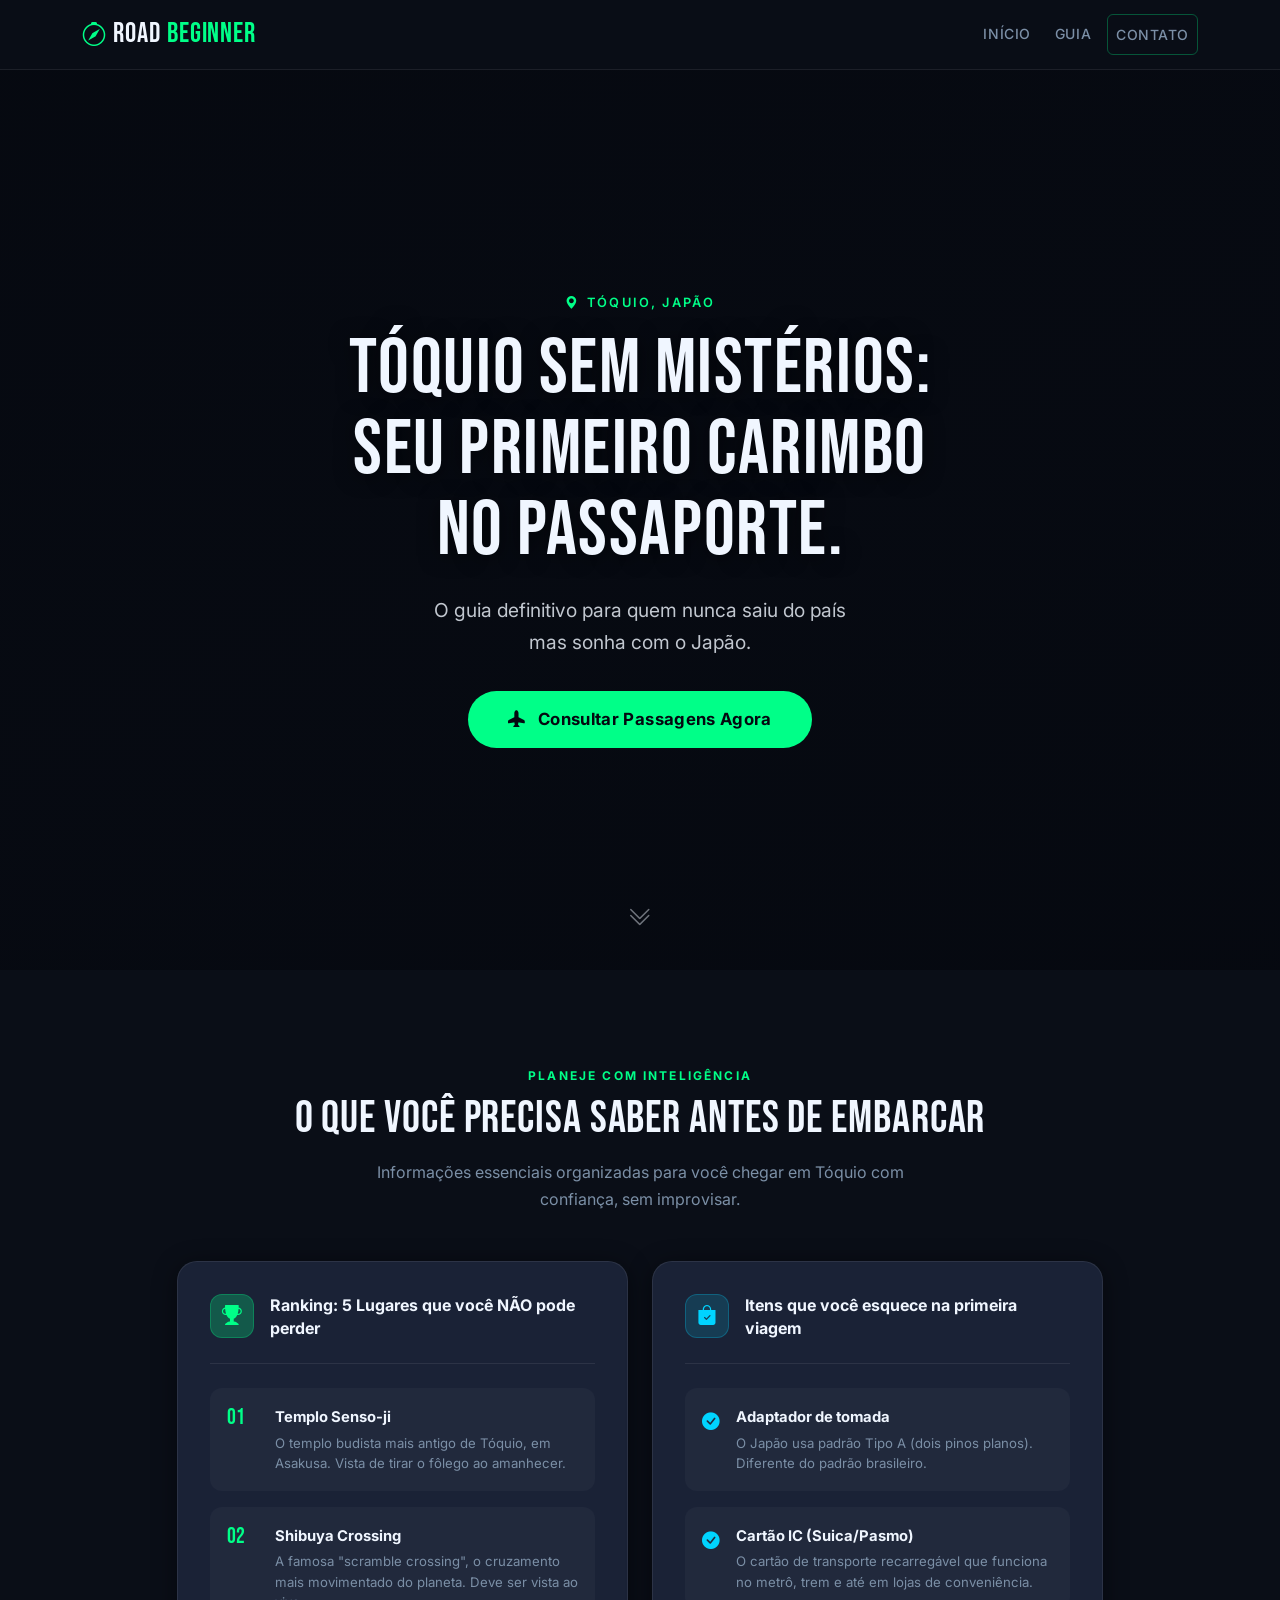
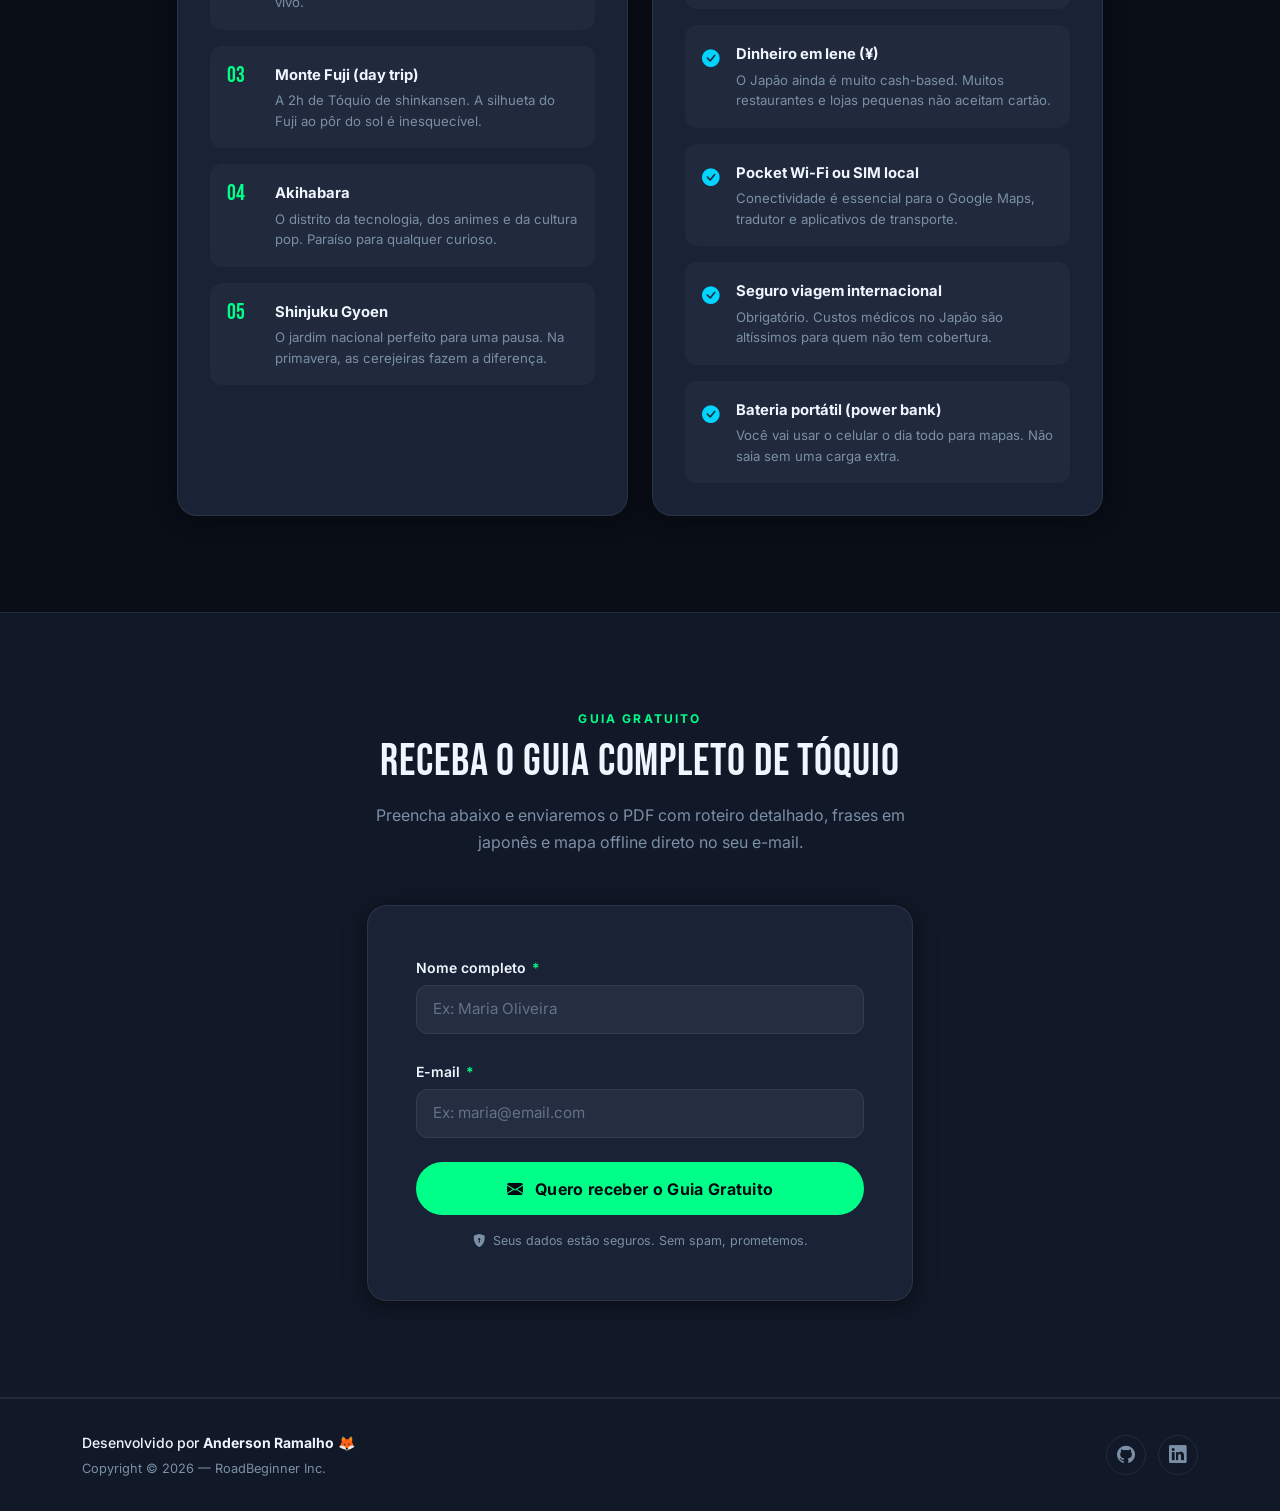
<file: index.html>
<!DOCTYPE html>
<html lang="pt-BR">
  <head>
    <meta charset="UTF-8" />
    <meta name="viewport" content="width=device-width, initial-scale=1.0" />
    <meta name="description" content="Guia definitivo de Tóquio para quem vai viajar pela primeira vez. Dicas, roteiro, checklist de bagagem e muito mais." />
    <title>RoadBeginner — Tóquio Sem Mistérios</title>

    <!-- Bootstrap 5 CSS -->
    <link
      rel="stylesheet"
      href="https://cdn.jsdelivr.net/npm/bootstrap@5.3.3/dist/css/bootstrap.min.css"
      integrity="sha384-QWTKZyjpPEjISv5WaRU9OFeRpok6YctnYmDr5pNlyT2bRjXh0JMhjY6hW+ALEwIH"
      crossorigin="anonymous"
    />

    <!-- Bootstrap Icons -->
    <link
      rel="stylesheet"
      href="https://cdn.jsdelivr.net/npm/bootstrap-icons@1.11.3/font/bootstrap-icons.min.css"
    />

    <!-- Google Fonts: Bebas Neue (display) + Inter (body) -->
    <link rel="preconnect" href="https://fonts.googleapis.com" />
    <link rel="preconnect" href="https://fonts.gstatic.com" crossorigin />
    <link
      href="https://fonts.googleapis.com/css2?family=Bebas+Neue&family=Inter:wght@400;500;600;700&display=swap"
      rel="stylesheet"
    />

    <!-- Custom CSS -->
    <link rel="stylesheet" href="css/style.css" />
  </head>

  <body>
    <!-- ======================================================
         NAVBAR
    ====================================================== -->
    <header>
      <nav class="navbar navbar-expand-lg navbar-dark rb-navbar fixed-top" aria-label="Navegação principal">
        <div class="container">
          <!-- Logo -->
          <a class="navbar-brand rb-brand" href="#home" aria-label="RoadBeginner — página inicial">
            <span class="rb-brand-icon" aria-hidden="true"><i class="bi bi-compass"></i></span>
            Road<span class="rb-brand-accent">Beginner</span>
          </a>

          <!-- Hamburger -->
          <button
            class="navbar-toggler"
            type="button"
            id="navToggler"
            aria-controls="navMenu"
            aria-expanded="false"
            aria-label="Abrir/fechar menu"
          >
            <span class="navbar-toggler-icon"></span>
          </button>

          <!-- Menu Links -->
          <div class="collapse navbar-collapse" id="navMenu">
            <ul class="navbar-nav ms-auto gap-lg-2">
              <li class="nav-item">
                <a class="nav-link" href="#home">Início</a>
              </li>
              <li class="nav-item">
                <a class="nav-link" href="#guia">Guia</a>
              </li>
              <li class="nav-item">
                <a class="nav-link rb-nav-cta" href="#contato">Contato</a>
              </li>
            </ul>
          </div>
        </div>
      </nav>
    </header>

    <main>
      <!-- ======================================================
           HERO SECTION
      ====================================================== -->
      <section id="home" class="rb-hero d-flex align-items-center" aria-label="Seção principal — Tóquio">
        <!-- Overlay escuro sobre a imagem de fundo -->
        <div class="rb-hero-overlay" aria-hidden="true"></div>

        <div class="container position-relative z-1">
          <div class="row justify-content-center">
            <div class="col-12 col-md-10 col-lg-8 text-center">

              <p class="rb-hero-eyebrow">
                <i class="bi bi-geo-alt-fill" aria-hidden="true"></i>
                Tóquio, Japão
              </p>

              <h1 class="rb-hero-title">
                Tóquio Sem Mistérios:<br />
                Seu Primeiro Carimbo<br class="d-none d-md-block" />
                no Passaporte.
              </h1>

              <p class="rb-hero-subtitle">
                O guia definitivo para quem nunca saiu do país<br class="d-none d-md-block" />
                mas sonha com o Japão.
              </p>

              <a
                href="https://www.google.com/flights"
                target="_blank"
                rel="noopener noreferrer"
                class="btn rb-btn-primary rb-hero-cta"
                aria-label="Consultar passagens para Tóquio no Google Flights (abre em nova aba)"
              >
                <i class="bi bi-airplane-fill me-2" aria-hidden="true"></i>
                Consultar Passagens Agora
              </a>

            </div>
          </div>
        </div>

        <!-- Scroll indicator -->
        <a href="#guia" class="rb-scroll-indicator" aria-label="Rolar para a seção Guia">
          <i class="bi bi-chevron-double-down" aria-hidden="true"></i>
        </a>
      </section>

      <!-- ======================================================
           CONTENT / LISTS SECTION
      ====================================================== -->
      <section id="guia" class="rb-section" aria-labelledby="guia-heading">
        <div class="container">

          <!-- Cabeçalho da seção -->
          <div class="row justify-content-center mb-5">
            <div class="col-12 col-md-8 text-center">
              <p class="rb-section-eyebrow">Planeje com inteligência</p>
              <h2 id="guia-heading" class="rb-section-title">
                O que você precisa saber antes de embarcar
              </h2>
              <p class="rb-section-subtitle">
                Informações essenciais organizadas para você chegar em Tóquio com confiança, sem improvisar.
              </p>
            </div>
          </div>

          <!-- Duas colunas -->
          <div class="row g-4 justify-content-center">

            <!-- Coluna Esquerda: Ranking (Lista Ordenada) -->
            <div class="col-12 col-md-6 col-lg-5">
              <div class="rb-card h-100">
                <div class="rb-card-header">
                  <span class="rb-card-icon" aria-hidden="true">
                    <i class="bi bi-trophy-fill"></i>
                  </span>
                  <h3 class="rb-card-title">Ranking: 5 Lugares que você NÃO pode perder</h3>
                </div>
                <ol class="rb-list rb-list-ranked" aria-label="Ranking dos 5 lugares imperdíveis de Tóquio">
                  <li class="rb-list-item">
                    <span class="rb-list-number" aria-hidden="true">01</span>
                    <div class="rb-list-content">
                      <strong>Templo Senso-ji</strong>
                      <span>O templo budista mais antigo de Tóquio, em Asakusa. Vista de tirar o fôlego ao amanhecer.</span>
                    </div>
                  </li>
                  <li class="rb-list-item">
                    <span class="rb-list-number" aria-hidden="true">02</span>
                    <div class="rb-list-content">
                      <strong>Shibuya Crossing</strong>
                      <span>A famosa "scramble crossing", o cruzamento mais movimentado do planeta. Deve ser vista ao vivo.</span>
                    </div>
                  </li>
                  <li class="rb-list-item">
                    <span class="rb-list-number" aria-hidden="true">03</span>
                    <div class="rb-list-content">
                      <strong>Monte Fuji (day trip)</strong>
                      <span>A 2h de Tóquio de shinkansen. A silhueta do Fuji ao pôr do sol é inesquecível.</span>
                    </div>
                  </li>
                  <li class="rb-list-item">
                    <span class="rb-list-number" aria-hidden="true">04</span>
                    <div class="rb-list-content">
                      <strong>Akihabara</strong>
                      <span>O distrito da tecnologia, dos animes e da cultura pop. Paraíso para qualquer curioso.</span>
                    </div>
                  </li>
                  <li class="rb-list-item">
                    <span class="rb-list-number" aria-hidden="true">05</span>
                    <div class="rb-list-content">
                      <strong>Shinjuku Gyoen</strong>
                      <span>O jardim nacional perfeito para uma pausa. Na primavera, as cerejeiras fazem a diferença.</span>
                    </div>
                  </li>
                </ol>
              </div>
            </div>

            <!-- Coluna Direita: Checklist (Lista Não Ordenada) -->
            <div class="col-12 col-md-6 col-lg-5">
              <div class="rb-card h-100">
                <div class="rb-card-header">
                  <span class="rb-card-icon rb-card-icon--alt" aria-hidden="true">
                    <i class="bi bi-bag-check-fill"></i>
                  </span>
                  <h3 class="rb-card-title">Itens que você esquece na primeira viagem</h3>
                </div>
                <ul class="rb-list rb-list-check" aria-label="Checklist de bagagem para viagem ao Japão">
                  <li class="rb-list-item">
                    <span class="rb-check-icon" aria-hidden="true"><i class="bi bi-check-circle-fill"></i></span>
                    <div class="rb-list-content">
                      <strong>Adaptador de tomada</strong>
                      <span>O Japão usa padrão Tipo A (dois pinos planos). Diferente do padrão brasileiro.</span>
                    </div>
                  </li>
                  <li class="rb-list-item">
                    <span class="rb-check-icon" aria-hidden="true"><i class="bi bi-check-circle-fill"></i></span>
                    <div class="rb-list-content">
                      <strong>Cartão IC (Suica/Pasmo)</strong>
                      <span>O cartão de transporte recarregável que funciona no metrô, trem e até em lojas de conveniência.</span>
                    </div>
                  </li>
                  <li class="rb-list-item">
                    <span class="rb-check-icon" aria-hidden="true"><i class="bi bi-check-circle-fill"></i></span>
                    <div class="rb-list-content">
                      <strong>Dinheiro em Iene (¥)</strong>
                      <span>O Japão ainda é muito cash-based. Muitos restaurantes e lojas pequenas não aceitam cartão.</span>
                    </div>
                  </li>
                  <li class="rb-list-item">
                    <span class="rb-check-icon" aria-hidden="true"><i class="bi bi-check-circle-fill"></i></span>
                    <div class="rb-list-content">
                      <strong>Pocket Wi-Fi ou SIM local</strong>
                      <span>Conectividade é essencial para o Google Maps, tradutor e aplicativos de transporte.</span>
                    </div>
                  </li>
                  <li class="rb-list-item">
                    <span class="rb-check-icon" aria-hidden="true"><i class="bi bi-check-circle-fill"></i></span>
                    <div class="rb-list-content">
                      <strong>Seguro viagem internacional</strong>
                      <span>Obrigatório. Custos médicos no Japão são altíssimos para quem não tem cobertura.</span>
                    </div>
                  </li>
                  <li class="rb-list-item">
                    <span class="rb-check-icon" aria-hidden="true"><i class="bi bi-check-circle-fill"></i></span>
                    <div class="rb-list-content">
                      <strong>Bateria portátil (power bank)</strong>
                      <span>Você vai usar o celular o dia todo para mapas. Não saia sem uma carga extra.</span>
                    </div>
                  </li>
                </ul>
              </div>
            </div>

          </div><!-- /.row -->
        </div>
      </section>

      <!-- ======================================================
           FORM / LEAD GEN SECTION
      ====================================================== -->
      <section id="contato" class="rb-section rb-section--alt" aria-labelledby="contato-heading">
        <div class="container">
          <div class="row justify-content-center">
            <div class="col-12 col-md-8 col-lg-6">

              <!-- Cabeçalho do formulário -->
              <div class="text-center mb-5">
                <p class="rb-section-eyebrow">Guia gratuito</p>
                <h2 id="contato-heading" class="rb-section-title">
                  Receba o Guia Completo de Tóquio
                </h2>
                <p class="rb-section-subtitle">
                  Preencha abaixo e enviaremos o PDF com roteiro detalhado, frases em japonês e mapa offline direto no seu e-mail.
                </p>
              </div>

              <!-- Formulário -->
              <form id="leadsForm" class="rb-form" novalidate aria-label="Formulário para receber o guia de Tóquio">

                <!-- Campo: Nome -->
                <div class="mb-4">
                  <label for="inputNome" class="form-label rb-form-label">
                    Nome completo <span class="rb-required" aria-hidden="true">*</span>
                  </label>
                  <input
                    type="text"
                    class="form-control rb-input"
                    id="inputNome"
                    name="nome"
                    placeholder="Ex: Maria Oliveira"
                    autocomplete="name"
                    aria-required="true"
                    aria-describedby="nomeError"
                  />
                  <div id="nomeError" class="invalid-feedback" role="alert" aria-live="polite">
                    Por favor, informe seu nome completo.
                  </div>
                </div>

                <!-- Campo: E-mail -->
                <div class="mb-4">
                  <label for="inputEmail" class="form-label rb-form-label">
                    E-mail <span class="rb-required" aria-hidden="true">*</span>
                  </label>
                  <input
                    type="email"
                    class="form-control rb-input"
                    id="inputEmail"
                    name="email"
                    placeholder="Ex: maria@email.com"
                    autocomplete="email"
                    aria-required="true"
                    aria-describedby="emailError"
                  />
                  <div id="emailError" class="invalid-feedback" role="alert" aria-live="polite">
                    Informe um endereço de e-mail válido.
                  </div>
                </div>

                <!-- Submit -->
                <div class="d-grid">
                  <button type="submit" class="btn rb-btn-primary rb-btn-submit" id="btnSubmit">
                    <span class="rb-btn-text">
                      <i class="bi bi-envelope-fill me-2" aria-hidden="true"></i>
                      Quero receber o Guia Gratuito
                    </span>
                    <span class="rb-btn-loading d-none" aria-hidden="true">
                      <span class="spinner-border spinner-border-sm me-2" role="status"></span>
                      Enviando...
                    </span>
                  </button>
                </div>

                <p class="rb-form-disclaimer">
                  <i class="bi bi-shield-lock-fill me-1" aria-hidden="true"></i>
                  Seus dados estão seguros. Sem spam, prometemos.
                </p>

              </form>

            </div>
          </div>
        </div>
      </section>
    </main>

    <!-- ======================================================
         FOOTER
    ====================================================== -->
    <footer class="rb-footer" role="contentinfo">
      <div class="container">
        <div class="row align-items-center gy-3">

          <!-- Créditos -->
          <div class="col-12 col-md-6 text-center text-md-start">
            <p class="rb-footer-credit mb-0">
              Desenvolvido por <strong>Anderson Ramalho</strong> 🦊
            </p>
            <p class="rb-footer-copy mb-0">
              Copyright &copy; 2026 — RoadBeginner Inc.
            </p>
          </div>

          <!-- Social -->
          <div class="col-12 col-md-6 text-center text-md-end">
            <nav aria-label="Links de redes sociais">
              <a
                href="https://github.com/anderama"
                target="_blank"
                rel="noopener noreferrer"
                class="rb-social-link"
                aria-label="GitHub (abre em nova aba)"
              >
                <i class="bi bi-github" aria-hidden="true"></i>
              </a>
              <a
                href="https://www.linkedin.com/in/anderama/"
                target="_blank"
                rel="noopener noreferrer"
                class="rb-social-link"
                aria-label="LinkedIn (abre em nova aba)"
              >
                <i class="bi bi-linkedin" aria-hidden="true"></i>
              </a>
            </nav>
          </div>

        </div>
      </div>
    </footer>

    <!-- Bootstrap 5 JS Bundle (Popper included) -->
    <script
      src="https://cdn.jsdelivr.net/npm/bootstrap@5.3.3/dist/js/bootstrap.bundle.min.js"
      integrity="sha384-YvpcrYf0tY3lHB60NNkmXc4s9bIOgUxi8T/jzmSvR/VbfQdmWIjgejTobzqkm84j"
      crossorigin="anonymous"
    ></script>

    <!-- Custom JS -->
    <script src="js/script.js"></script>
  </body>
</html>
</file>
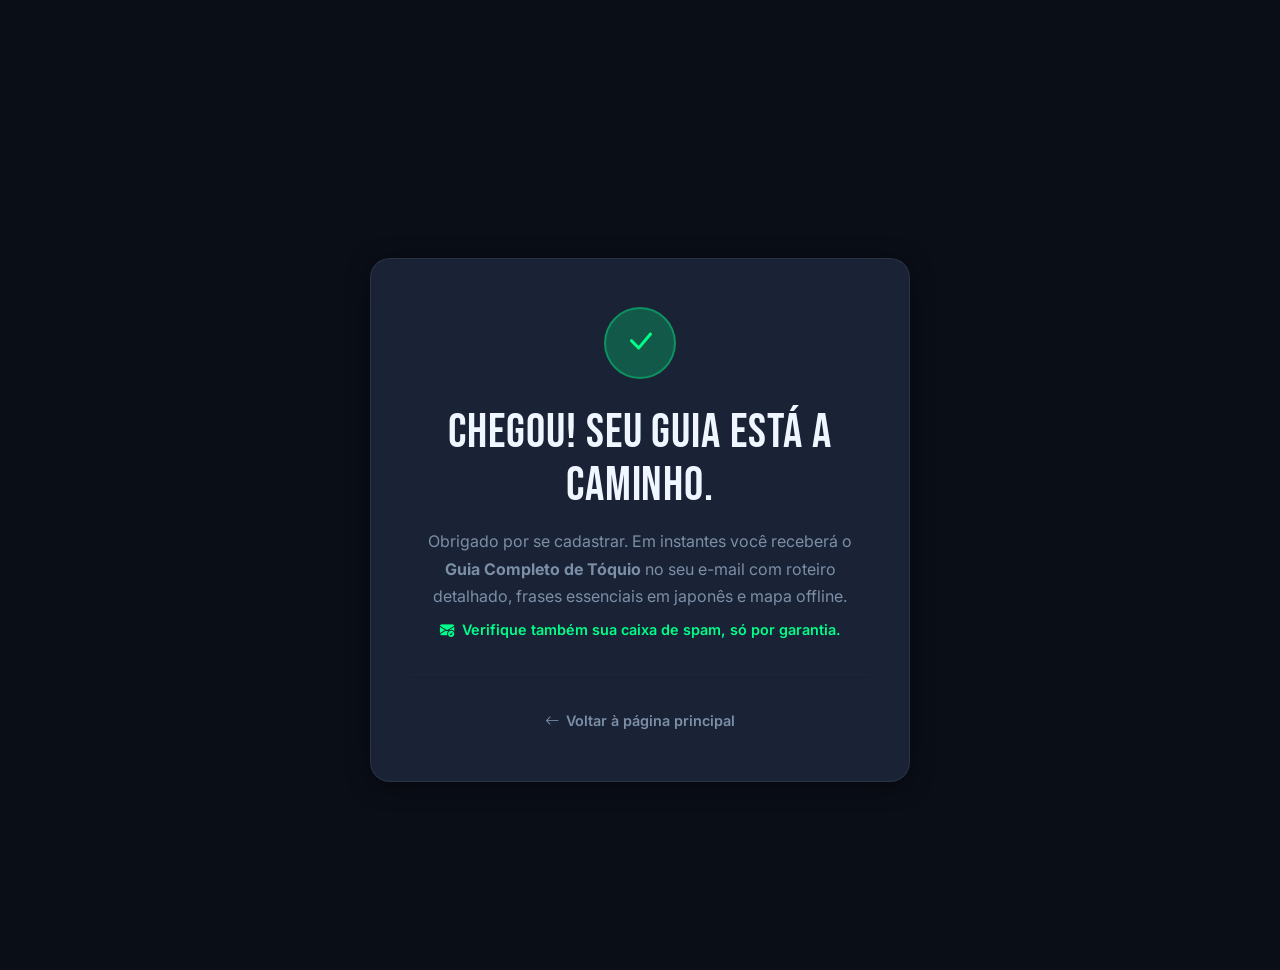
<file: obrigado.html>
<!DOCTYPE html>
<html lang="pt-BR">
  <head>
    <meta charset="UTF-8" />
    <meta name="viewport" content="width=device-width, initial-scale=1.0" />
    <meta name="robots" content="noindex, nofollow" />
    <title>Obrigado! — RoadBeginner</title>

    <!-- Bootstrap 5 CSS -->
    <link
      rel="stylesheet"
      href="https://cdn.jsdelivr.net/npm/bootstrap@5.3.3/dist/css/bootstrap.min.css"
      integrity="sha384-QWTKZyjpPEjISv5WaRU9OFeRpok6YctnYmDr5pNlyT2bRjXh0JMhjY6hW+ALEwIH"
      crossorigin="anonymous"
    />

    <!-- Bootstrap Icons -->
    <link
      rel="stylesheet"
      href="https://cdn.jsdelivr.net/npm/bootstrap-icons@1.11.3/font/bootstrap-icons.min.css"
    />

    <!-- Google Fonts -->
    <link rel="preconnect" href="https://fonts.googleapis.com" />
    <link rel="preconnect" href="https://fonts.gstatic.com" crossorigin />
    <link
      href="https://fonts.googleapis.com/css2?family=Bebas+Neue&family=Inter:wght@400;500;600;700&display=swap"
      rel="stylesheet"
    />

    <!-- CSS compartilhado -->
    <link rel="stylesheet" href="css/style.css" />

    <style>
      /* Estilos exclusivos da página de agradecimento */
      .ty-page {
        min-height: 100svh;
        display: flex;
        align-items: center;
        justify-content: center;
        padding: 2rem 1rem;
        background-color: var(--clr-bg);
      }

      .ty-card {
        background-color: var(--clr-surface-2);
        border: 1px solid var(--clr-border);
        border-radius: var(--radius-lg);
        padding: 3rem 2.5rem;
        text-align: center;
        max-width: 540px;
        width: 100%;
        box-shadow: var(--shadow-card);
        animation: fadeUp 0.5s ease-out both;
      }

      @keyframes fadeUp {
        from { opacity: 0; transform: translateY(24px); }
        to   { opacity: 1; transform: translateY(0); }
      }

      .ty-icon {
        width: 72px;
        height: 72px;
        background: var(--clr-accent-glow);
        border: 2px solid rgba(0, 255, 136, 0.35);
        border-radius: 50%;
        display: flex;
        align-items: center;
        justify-content: center;
        font-size: 2rem;
        color: var(--clr-accent);
        margin: 0 auto 1.75rem;
      }

      .ty-title {
        font-family: var(--font-display);
        font-size: clamp(2rem, 6vw, 3rem);
        letter-spacing: 0.02em;
        color: var(--clr-text);
        margin-bottom: 1rem;
        line-height: 1.1;
      }

      .ty-text {
        font-size: 1rem;
        color: var(--clr-muted);
        line-height: 1.7;
        margin-bottom: 0.5rem;
      }

      .ty-highlight {
        font-size: 0.9rem;
        color: var(--clr-accent);
        font-weight: 600;
        margin-bottom: 2rem;
      }

      .ty-divider {
        border-color: var(--clr-border);
        margin: 2rem 0;
      }

      .ty-back {
        display: inline-flex;
        align-items: center;
        gap: 0.4rem;
        font-size: 0.9rem;
        font-weight: 600;
        color: var(--clr-muted);
        transition: color var(--transition-fast);
      }
      .ty-back:hover {
        color: var(--clr-accent);
      }
    </style>
  </head>

  <body>
    <div class="ty-page" role="main">
      <div class="ty-card" aria-label="Confirmação de recebimento do formulário">

        <!-- Ícone de sucesso -->
        <div class="ty-icon" aria-hidden="true">
          <i class="bi bi-check-lg"></i>
        </div>

        <!-- Título -->
        <h1 class="ty-title">Chegou! Seu guia está a caminho.</h1>

        <!-- Texto -->
        <p class="ty-text">
          Obrigado por se cadastrar. Em instantes você receberá o
          <strong>Guia Completo de Tóquio</strong> no seu e-mail com
          roteiro detalhado, frases essenciais em japonês e mapa offline.
        </p>
        <p class="ty-highlight">
          <i class="bi bi-envelope-check-fill me-1" aria-hidden="true"></i>
          Verifique também sua caixa de spam, só por garantia.
        </p>

        <hr class="ty-divider" />

        <!-- CTA de volta -->
        <a href="index.html" class="ty-back" aria-label="Voltar para a página principal">
          <i class="bi bi-arrow-left" aria-hidden="true"></i>
          Voltar à página principal
        </a>

      </div>
    </div>
  </body>
</html>
</file>
<file: css/style.css>
/* ==========================================================
   RoadBeginner — Design System
   Paleta: Dark bg + neon green accent (inspirado Travelshift)
   Tipografia: Bebas Neue (display) + Inter (body)
   ========================================================== */

/* ----------------------------------------------------------
   1. TOKENS / CUSTOM PROPERTIES
   ---------------------------------------------------------- */
:root {
  /* Colors */
  --clr-bg:          #0a0e17;
  --clr-surface:     #111827;
  --clr-surface-2:   #1a2236;
  --clr-accent:      #00ff88;
  --clr-accent-glow: rgba(0, 255, 136, 0.25);
  --clr-accent-2:    #00d4ff;
  --clr-danger:      #ff4d6d;
  --clr-success:     #00ff88;
  --clr-text:        #f0f6ff;
  --clr-muted:       #7b8fa6;
  --clr-border:      rgba(255, 255, 255, 0.08);
  --clr-overlay:     rgba(5, 8, 15, 0.72);

  /* Typography */
  --font-display:    'Bebas Neue', sans-serif;
  --font-body:       'Inter', sans-serif;

  /* Spacing (8pt grid) */
  --sp-1: 0.5rem;
  --sp-2: 1rem;
  --sp-3: 1.5rem;
  --sp-4: 2rem;
  --sp-6: 3rem;
  --sp-8: 4rem;
  --sp-12: 6rem;

  /* Border radius */
  --radius-sm:  6px;
  --radius-md:  12px;
  --radius-lg:  20px;
  --radius-pill: 100px;

  /* Transitions */
  --transition-fast:   150ms ease-out;
  --transition-base:   250ms ease-out;
  --transition-slow:   400ms ease-out;

  /* Shadows */
  --shadow-card:  0 4px 24px rgba(0, 0, 0, 0.45);
  --shadow-glow:  0 0 24px var(--clr-accent-glow);
}

/* ----------------------------------------------------------
   2. RESET & BASE
   ---------------------------------------------------------- */
*,
*::before,
*::after {
  box-sizing: border-box;
}

html {
  scroll-behavior: smooth;
  font-size: 16px;
}

body {
  background-color: var(--clr-bg);
  color: var(--clr-text);
  font-family: var(--font-body);
  font-size: 1rem;
  line-height: 1.65;
  -webkit-font-smoothing: antialiased;
  overflow-x: hidden;
}

/* Remove margin do body para evitar salto no fixed navbar */
body {
  padding-top: 70px;
}

/* Foco visível para acessibilidade */
:focus-visible {
  outline: 2px solid var(--clr-accent);
  outline-offset: 3px;
  border-radius: var(--radius-sm);
}

/* Links genéricos */
a {
  color: var(--clr-accent);
  text-decoration: none;
  transition: color var(--transition-fast);
}
a:hover {
  color: var(--clr-accent-2);
}

/* ----------------------------------------------------------
   3. NAVBAR
   ---------------------------------------------------------- */
.rb-navbar {
  background-color: rgba(10, 14, 23, 0.92);
  backdrop-filter: blur(14px);
  -webkit-backdrop-filter: blur(14px);
  border-bottom: 1px solid var(--clr-border);
  min-height: 70px;
  padding-top: 0;
  padding-bottom: 0;
  transition: background-color var(--transition-slow);
  /* z-index explícito garante que o navbar e seus filhos fiquem
     sempre acima de qualquer stacking context criado por
     backdrop-filter ou position:relative nas seções abaixo */
  z-index: 1030;
}

/* Garante que o botão hamburger seja sempre clicável,
   mesmo dentro do stacking context do backdrop-filter */
.rb-navbar .navbar-toggler {
  position: relative;
  z-index: 1;
}

.rb-navbar.scrolled {
  background-color: rgba(10, 14, 23, 0.98);
}

/* Menu mobile — transição nativa (substitui a animação do Bootstrap JS) */
.rb-navbar .navbar-collapse {
  transition: none; /* Bootstrap anima via JS; como usamos toggle nativo, removemos */
}

/* Estado aberto: o JS adiciona/remove a classe .show diretamente */
@media (max-width: 991.98px) {
  .rb-navbar .navbar-collapse {
    display: none;           /* oculto por padrão em mobile */
  }
  .rb-navbar .navbar-collapse.show {
    display: block;          /* visível quando aberto */
  }
}

/* Brand */
.rb-brand {
  font-family: var(--font-display);
  font-size: 1.75rem;
  letter-spacing: 0.03em;
  color: var(--clr-text) !important;
  display: flex;
  align-items: center;
  gap: 0.4rem;
  transition: opacity var(--transition-fast);
}
.rb-brand:hover {
  opacity: 0.85;
  color: var(--clr-text) !important;
}
.rb-brand-icon {
  color: var(--clr-accent);
  font-size: 1.5rem;
  line-height: 1;
}
.rb-brand-accent {
  color: var(--clr-accent);
}

/* Nav links */
.rb-navbar .nav-link {
  font-size: 0.875rem;
  font-weight: 500;
  letter-spacing: 0.04em;
  text-transform: uppercase;
  color: var(--clr-muted) !important;
  padding: 0.5rem 0.75rem;
  border-radius: var(--radius-sm);
  transition: color var(--transition-fast), background-color var(--transition-fast);
}
.rb-navbar .nav-link:hover,
.rb-navbar .nav-link:focus {
  color: var(--clr-text) !important;
  background-color: var(--clr-border);
}

/* CTA nav item */
.rb-nav-cta {
  color: var(--clr-accent) !important;
  border: 1px solid rgba(0, 255, 136, 0.3) !important;
}
.rb-nav-cta:hover {
  background-color: var(--clr-accent-glow) !important;
  color: var(--clr-accent) !important;
  border-color: var(--clr-accent) !important;
}

/* Toggler customizado */
.navbar-toggler {
  border-color: var(--clr-border) !important;
  padding: 0.35rem 0.6rem;
}
.navbar-toggler:focus {
  box-shadow: 0 0 0 2px var(--clr-accent-glow);
}

/* ----------------------------------------------------------
   4. BOTÕES
   ---------------------------------------------------------- */
.rb-btn-primary {
  background: var(--clr-accent);
  color: #040810;
  font-family: var(--font-body);
  font-weight: 700;
  font-size: 1rem;
  letter-spacing: 0.02em;
  border: none;
  border-radius: var(--radius-pill);
  padding: 0.85rem 2.25rem;
  cursor: pointer;
  transition:
    transform var(--transition-fast),
    box-shadow var(--transition-fast),
    background-color var(--transition-fast);
  position: relative;
  overflow: hidden;
}

.rb-btn-primary:hover,
.rb-btn-primary:focus {
  background: #00e07a;
  color: #040810;
  transform: translateY(-2px);
  box-shadow: var(--shadow-glow);
}

.rb-btn-primary:active {
  transform: translateY(0) scale(0.97);
  box-shadow: none;
}

.rb-btn-primary:disabled {
  opacity: 0.55;
  cursor: not-allowed;
  transform: none;
  box-shadow: none;
}

/* ----------------------------------------------------------
   5. HERO SECTION
   ---------------------------------------------------------- */
.rb-hero {
  position: relative;
  min-height: 100svh;
  background-image: url('https://images.unsplash.com/photo-1540959733332-eab4deabeeaf?w=1600&q=80&auto=format&fit=crop');
  background-size: cover;
  background-position: center center;
  background-attachment: fixed;
}

.rb-hero-overlay {
  position: absolute;
  inset: 0;
  background: linear-gradient(
    160deg,
    rgba(5, 8, 15, 0.82) 0%,
    rgba(5, 8, 15, 0.65) 50%,
    rgba(5, 8, 15, 0.85) 100%
  );
  z-index: 0;
}

/* Eyebrow */
.rb-hero-eyebrow {
  font-size: 0.8rem;
  font-weight: 600;
  letter-spacing: 0.18em;
  text-transform: uppercase;
  color: var(--clr-accent);
  margin-bottom: var(--sp-2);
  display: flex;
  align-items: center;
  justify-content: center;
  gap: 0.4rem;
}

/* Título Hero */
.rb-hero-title {
  font-family: var(--font-display);
  font-size: clamp(2.8rem, 6vw, 5.5rem);
  line-height: 1.05;
  letter-spacing: 0.02em;
  color: var(--clr-text);
  margin-bottom: var(--sp-3);
  text-shadow: 0 2px 20px rgba(0, 0, 0, 0.6);
}

/* Subtítulo */
.rb-hero-subtitle {
  font-size: clamp(1rem, 2vw, 1.2rem);
  color: rgba(240, 246, 255, 0.8);
  line-height: 1.65;
  margin-bottom: var(--sp-4);
  max-width: 560px;
  margin-left: auto;
  margin-right: auto;
}

/* CTA Hero */
.rb-hero-cta {
  font-size: 1.05rem;
  padding: 1rem 2.5rem;
}

/* Scroll indicator */
.rb-scroll-indicator {
  position: absolute;
  bottom: 2rem;
  left: 50%;
  transform: translateX(-50%);
  color: rgba(240, 246, 255, 0.45);
  font-size: 1.5rem;
  z-index: 1;
  animation: bounce 2s ease-in-out infinite;
  transition: color var(--transition-fast);
}
.rb-scroll-indicator:hover {
  color: var(--clr-accent);
}

@keyframes bounce {
  0%, 100% { transform: translateX(-50%) translateY(0); }
  50%       { transform: translateX(-50%) translateY(8px); }
}

/* ----------------------------------------------------------
   6. SECTIONS (genérico)
   ---------------------------------------------------------- */
.rb-section {
  padding: var(--sp-12) 0;
}
.rb-section--alt {
  background-color: var(--clr-surface);
  border-top: 1px solid var(--clr-border);
  border-bottom: 1px solid var(--clr-border);
}

/* Eyebrow de seção */
.rb-section-eyebrow {
  font-size: 0.75rem;
  font-weight: 700;
  letter-spacing: 0.18em;
  text-transform: uppercase;
  color: var(--clr-accent);
  margin-bottom: var(--sp-1);
}

/* Título de seção */
.rb-section-title {
  font-family: var(--font-display);
  font-size: clamp(1.8rem, 3.5vw, 2.8rem);
  line-height: 1.1;
  letter-spacing: 0.02em;
  color: var(--clr-text);
  margin-bottom: var(--sp-2);
}

/* Subtítulo de seção */
.rb-section-subtitle {
  font-size: 1rem;
  color: var(--clr-muted);
  line-height: 1.7;
  max-width: 600px;
  margin-left: auto;
  margin-right: auto;
  margin-bottom: 0;
}

/* ----------------------------------------------------------
   7. CARDS DE LISTA
   ---------------------------------------------------------- */
.rb-card {
  background-color: var(--clr-surface-2);
  border: 1px solid var(--clr-border);
  border-radius: var(--radius-lg);
  padding: var(--sp-4);
  box-shadow: var(--shadow-card);
  transition: transform var(--transition-base), box-shadow var(--transition-base);
}
.rb-card:hover {
  transform: translateY(-4px);
  box-shadow: var(--shadow-card), var(--shadow-glow);
}

/* Card header */
.rb-card-header {
  display: flex;
  align-items: flex-start;
  gap: var(--sp-2);
  margin-bottom: var(--sp-3);
  padding-bottom: var(--sp-3);
  border-bottom: 1px solid var(--clr-border);
}

.rb-card-icon {
  flex-shrink: 0;
  width: 44px;
  height: 44px;
  background: var(--clr-accent-glow);
  border: 1px solid rgba(0, 255, 136, 0.25);
  border-radius: var(--radius-md);
  display: flex;
  align-items: center;
  justify-content: center;
  font-size: 1.25rem;
  color: var(--clr-accent);
}
.rb-card-icon--alt {
  background: rgba(0, 212, 255, 0.15);
  border-color: rgba(0, 212, 255, 0.25);
  color: var(--clr-accent-2);
}

.rb-card-title {
  font-family: var(--font-body);
  font-size: 1rem;
  font-weight: 700;
  color: var(--clr-text);
  margin: 0;
  line-height: 1.4;
}

/* ----------------------------------------------------------
   8. LISTAS
   ---------------------------------------------------------- */
.rb-list {
  list-style: none;
  padding: 0;
  margin: 0;
  display: flex;
  flex-direction: column;
  gap: var(--sp-2);
}

.rb-list-item {
  display: flex;
  align-items: flex-start;
  gap: var(--sp-2);
  padding: var(--sp-2);
  border-radius: var(--radius-md);
  background-color: rgba(255, 255, 255, 0.03);
  border: 1px solid transparent;
  transition: background-color var(--transition-fast), border-color var(--transition-fast);
}
.rb-list-item:hover {
  background-color: rgba(0, 255, 136, 0.05);
  border-color: rgba(0, 255, 136, 0.12);
}

/* Número da lista ordenada */
.rb-list-number {
  flex-shrink: 0;
  font-family: var(--font-display);
  font-size: 1.4rem;
  line-height: 1;
  color: var(--clr-accent);
  min-width: 2rem;
  padding-top: 2px;
}

/* Check icon lista não-ordenada */
.rb-check-icon {
  flex-shrink: 0;
  color: var(--clr-accent-2);
  font-size: 1.1rem;
  padding-top: 2px;
}

/* Conteúdo dos itens */
.rb-list-content {
  display: flex;
  flex-direction: column;
  gap: 0.2rem;
}
.rb-list-content strong {
  font-size: 0.925rem;
  font-weight: 700;
  color: var(--clr-text);
}
.rb-list-content span {
  font-size: 0.825rem;
  color: var(--clr-muted);
  line-height: 1.55;
}

/* ----------------------------------------------------------
   9. FORMULÁRIO
   ---------------------------------------------------------- */
.rb-form {
  background-color: var(--clr-surface-2);
  border: 1px solid var(--clr-border);
  border-radius: var(--radius-lg);
  padding: var(--sp-4) var(--sp-4);
  box-shadow: var(--shadow-card);
}

@media (min-width: 576px) {
  .rb-form {
    padding: var(--sp-6) var(--sp-6);
  }
}

.rb-form-label {
  font-size: 0.875rem;
  font-weight: 600;
  color: var(--clr-text);
  margin-bottom: 0.4rem;
}
.rb-required {
  color: var(--clr-accent);
  margin-left: 2px;
}

.rb-input {
  background-color: rgba(255, 255, 255, 0.05) !important;
  border: 1px solid rgba(255, 255, 255, 0.12) !important;
  border-radius: var(--radius-md) !important;
  color: var(--clr-text) !important;
  font-size: 0.95rem !important;
  padding: 0.75rem 1rem !important;
  transition: border-color var(--transition-fast), box-shadow var(--transition-fast) !important;
  height: auto !important;
  min-height: 48px;
}

.rb-input::placeholder {
  color: var(--clr-muted);
  opacity: 0.7;
}

.rb-input:focus {
  background-color: rgba(255, 255, 255, 0.07) !important;
  border-color: var(--clr-accent) !important;
  box-shadow: 0 0 0 3px var(--clr-accent-glow) !important;
  outline: none !important;
}

/* Bootstrap is-valid override */
.rb-input.is-valid {
  border-color: var(--clr-success) !important;
  background-image: url("data:image/svg+xml,%3csvg xmlns='http://www.w3.org/2000/svg' viewBox='0 0 8 8'%3e%3cpath fill='%2300ff88' d='M2.3 6.73.6 4.53c-.4-1.04.46-1.4 1.1-.8l1.1 1.4 3.4-3.8c.6-.63 1.6-.27 1.2.7l-4 4.6c-.43.5-.8.4-1.1.1z'/%3e%3c/svg%3e") !important;
  box-shadow: 0 0 0 3px rgba(0, 255, 136, 0.15) !important;
}

/* Bootstrap is-invalid override */
.rb-input.is-invalid {
  border-color: var(--clr-danger) !important;
  background-image: url("data:image/svg+xml,%3csvg xmlns='http://www.w3.org/2000/svg' viewBox='0 0 12 12' width='12' height='12' fill='none' stroke='%23ff4d6d'%3e%3ccircle cx='6' cy='6' r='4.5'/%3e%3cpath stroke-linejoin='round' d='M5.8 3.6h.4L6 6.5z'/%3e%3ccircle cx='6' cy='8.2' r='.6' fill='%23ff4d6d' stroke='none'/%3e%3c/svg%3e") !important;
  box-shadow: 0 0 0 3px rgba(255, 77, 109, 0.15) !important;
}

.invalid-feedback {
  font-size: 0.8rem;
  color: var(--clr-danger);
  margin-top: 0.35rem;
  display: none;
}
.rb-input.is-invalid ~ .invalid-feedback {
  display: block;
}

/* Valid feedback */
.valid-feedback {
  font-size: 0.8rem;
  color: var(--clr-success);
  margin-top: 0.35rem;
}

/* Submit button full width */
.rb-btn-submit {
  width: 100%;
  font-size: 1rem;
  padding: 0.9rem 1.5rem;
}

/* Disclaimer abaixo do form */
.rb-form-disclaimer {
  text-align: center;
  font-size: 0.78rem;
  color: var(--clr-muted);
  margin-top: var(--sp-2);
  margin-bottom: 0;
}

/* ----------------------------------------------------------
   10. FOOTER
   ---------------------------------------------------------- */
.rb-footer {
  background-color: var(--clr-surface);
  border-top: 1px solid var(--clr-border);
  padding: var(--sp-4) 0;
}

.rb-footer-credit {
  font-size: 0.875rem;
  color: var(--clr-text);
  font-weight: 500;
}
.rb-footer-copy {
  font-size: 0.8rem;
  color: var(--clr-muted);
  margin-top: 0.25rem;
}

/* Ícones sociais */
.rb-social-link {
  display: inline-flex;
  align-items: center;
  justify-content: center;
  width: 40px;
  height: 40px;
  border-radius: 50%;
  border: 1px solid var(--clr-border);
  color: var(--clr-muted);
  font-size: 1.1rem;
  margin-left: 0.5rem;
  transition:
    color var(--transition-fast),
    border-color var(--transition-fast),
    background-color var(--transition-fast),
    transform var(--transition-fast);
}
.rb-social-link:hover {
  color: var(--clr-accent);
  border-color: var(--clr-accent);
  background-color: var(--clr-accent-glow);
  transform: translateY(-2px);
}

/* ----------------------------------------------------------
   11. RESPONSIVIDADE
   ---------------------------------------------------------- */

/* Telas pequenas: ajustar padding do body */
@media (max-width: 575.98px) {
  body {
    padding-top: 64px;
  }
  .rb-section {
    padding: var(--sp-8) 0;
  }
  .rb-hero-title {
    font-size: clamp(2.2rem, 10vw, 3.2rem);
  }
  .rb-hero-cta {
    padding: 0.85rem 1.75rem;
    font-size: 0.95rem;
    width: 100%;
  }
  .rb-card {
    padding: var(--sp-3);
  }
  /* Desabilitar parallax em mobile (melhor performance) */
  .rb-hero {
    background-attachment: scroll;
  }
}

/* Tablets */
@media (max-width: 767.98px) {
  .rb-navbar .navbar-collapse {
    background-color: var(--clr-surface);
    border: 1px solid var(--clr-border);
    border-radius: var(--radius-md);
    margin-top: 0.5rem;
    padding: var(--sp-2);
  }
  .rb-navbar .nav-link {
    padding: 0.6rem 1rem;
    width: 100%;
  }
  .rb-nav-cta {
    margin-top: 0.5rem;
    text-align: center;
  }
}

/* Acessibilidade: preferência por movimento reduzido */
@media (prefers-reduced-motion: reduce) {
  *,
  *::before,
  *::after {
    animation-duration: 0.01ms !important;
    animation-iteration-count: 1 !important;
    transition-duration: 0.01ms !important;
    scroll-behavior: auto !important;
  }
  .rb-hero {
    background-attachment: scroll;
  }
}
</file>
